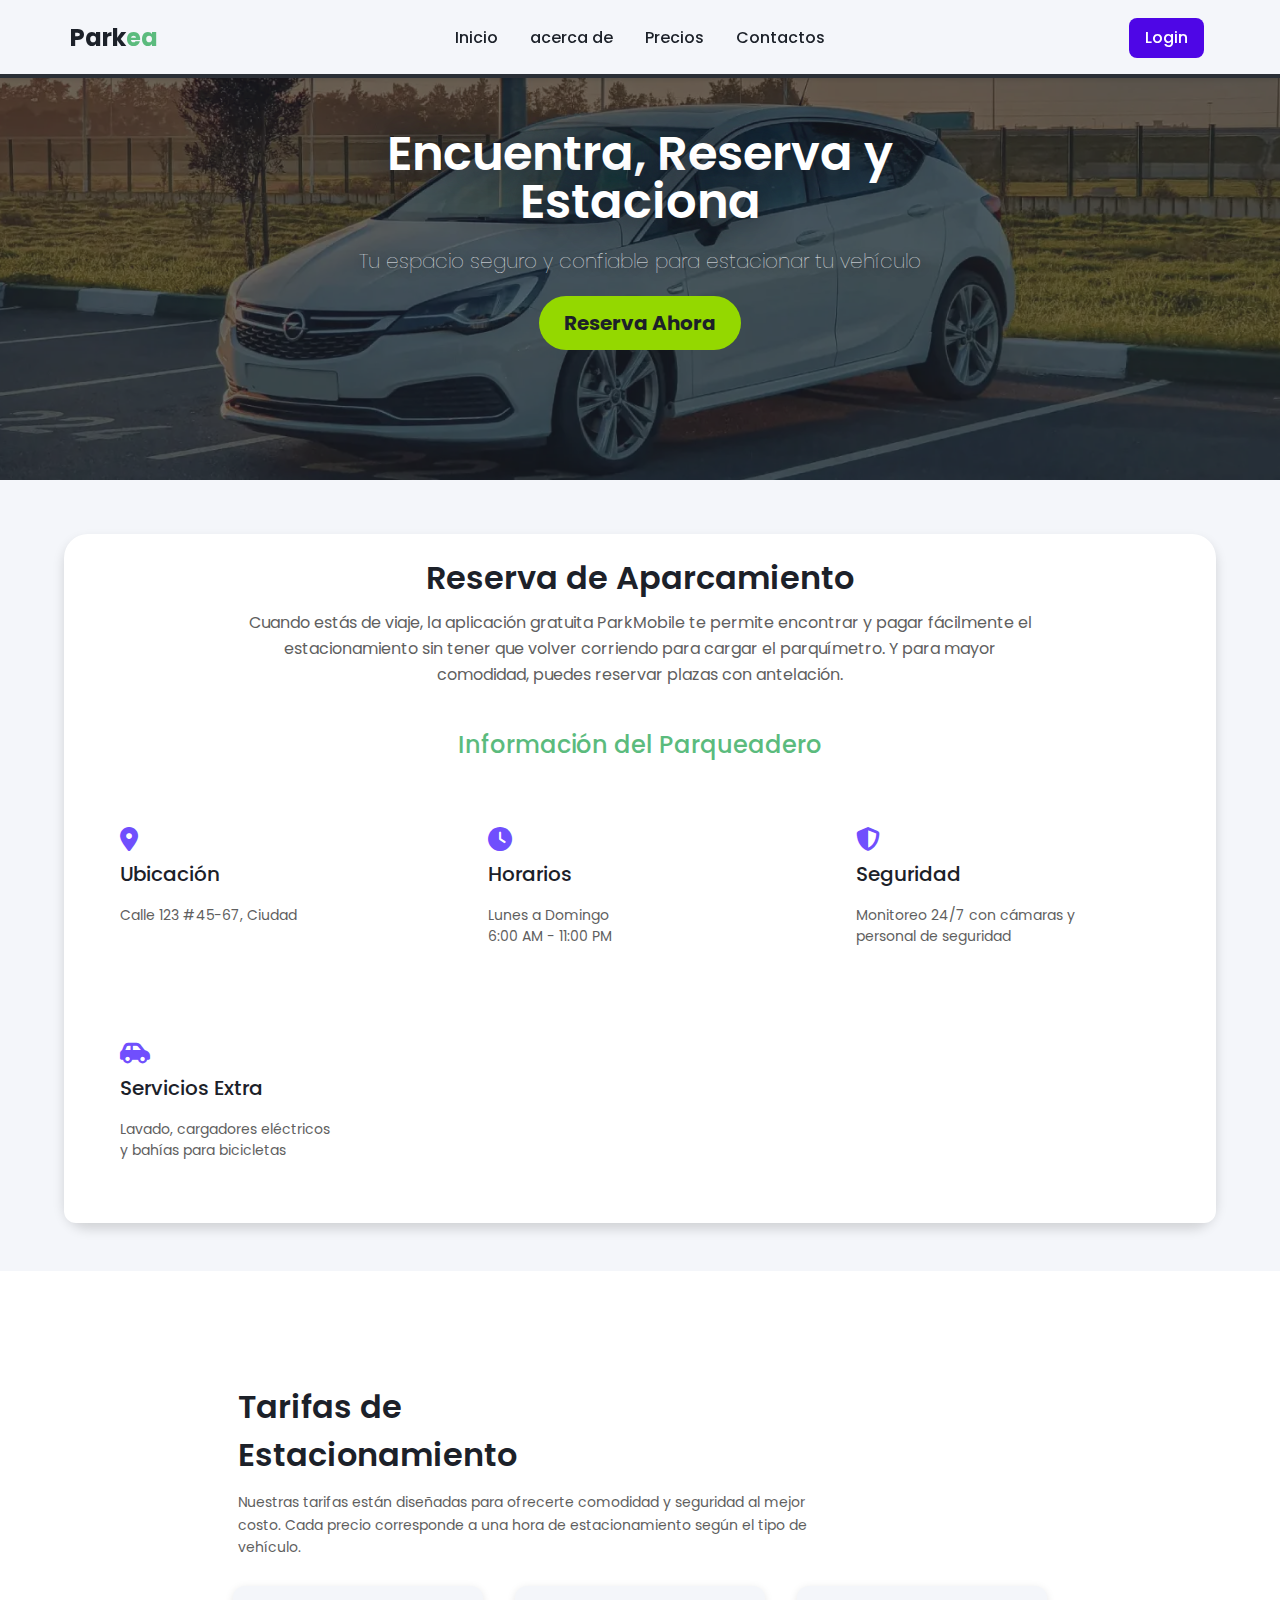
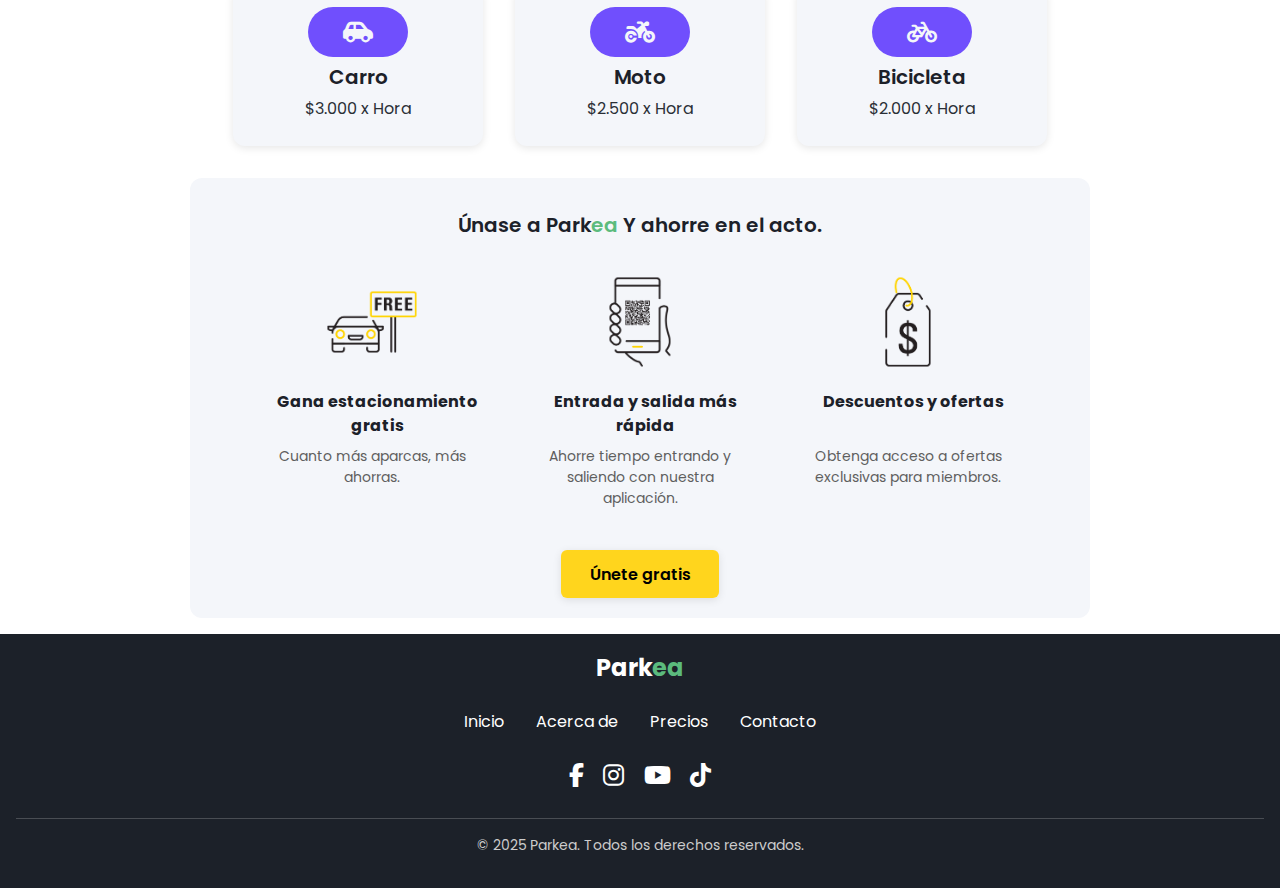
<file: frontend/parking_ui/index.html>
<!DOCTYPE html>
<html lang="en">

<head>
    <meta charset="UTF-8">
    <meta name="viewport" content="width=device-width, initial-scale=1.0">
    <title>Home</title>
    <link rel="stylesheet" href="css/layout.css">
    <link rel="stylesheet" href="css/styles.css">

    <!-- Font Awesome (agregar en <head>) -->
    <link rel="stylesheet" href="https://cdnjs.cloudflare.com/ajax/libs/font-awesome/6.4.0/css/all.min.css">

</head>

<body>

    <header>
        <div class="header-container">
            <!-- Logo -->
            <a href="index.html" class="logo">Park<span>ea</span></a>
            <!--<img src="assets/img/logo.png" alt="Logo Parking">-->

            <button class="menu-toggle" aria-label="Abrir menú">
                ☰
            </button>

            <!-- Navegación -->
            <nav class="nav-menu">
                <ul class="nav-list">
                    <li><a href="#inicio">Inicio</a></li>
                    <li><a href="#about">acerca de</a></li>
                    <li><a href="#precios">Precios</a></li>
                    <li><a href="#contacto">Contactos</a></li>
                </ul>

            </nav>
            <div class="btn-login-container">
                <a href="login.html" class="btn btn-login" style="color: #fff;">Login</a>
            </div>
        </div>
    </header>
    <main>

        <!-- Hero Section -->
        <section class="hero" id="inicio">
            <picture>
                <!-- Imagen para pantallas grandes (desktop) -->
                <source media="(min-width: 1024px)" srcset="img/hero_desktop.webp">
                <!-- Imagen para tablets -->
                <source media="(min-width: 600px)" srcset="img/hero_tablet.webp">
                <!-- Imagen por defecto (mobile) -->
                <img src="img/hero_mobile.webp" alt="Hero Parking" class="hero-img">
            </picture>

            <div class="hero-content">
                <h1>Encuentra, Reserva y Estaciona</h1>
                <p>Tu espacio seguro y confiable para estacionar tu vehículo</p>
                <a href="login.html" class="btn-hero">Reserva Ahora</a>
            </div>
        </section>

        <!-- Información Section -->
        <section class="info" id="about">
            <div class="container">
                <h2 class="info-title">Reserva de Aparcamiento</h2>
                <p class="info-description">
                    Cuando estás de viaje, la aplicación gratuita ParkMobile te permite encontrar y pagar fácilmente el
                    estacionamiento sin tener que volver corriendo para cargar el parquímetro. Y para mayor comodidad,
                    puedes reservar plazas con antelación.
                </p>


                <h3>Información del Parqueadero</h3>
                <!--clock, location, lock, thunder * ICON-->
                <div class="info-cards">
                    <div class="card">
                        <i class="fas fa-map-marker-alt"></i>
                        <h3>Ubicación</h3>
                        <p>Calle 123 #45-67, Ciudad</p>
                    </div>
                    <div class="card">
                        <i class="fas fa-clock"></i>
                        <h3>Horarios</h3>
                        <p>Lunes a Domingo<br>6:00 AM - 11:00 PM</p>
                    </div>
                    <div class="card">
                        <i class="fas fa-shield-alt"></i>
                        <h3>Seguridad</h3>
                        <p>Monitoreo 24/7 con cámaras y personal de seguridad</p>
                    </div>
                    <div class="card">
                        <i class="fas fa-car-side"></i>
                        <h3>Servicios Extra</h3>
                        <p>Lavado, cargadores eléctricos y bahías para bicicletas</p>
                    </div>
                </div>
            </div>
        </section>


        <section class="precios" id="precios">
            <div class="precios-container">
                <div class="precios-inner">
                    <h2 class="precios-title">Tarifas de Estacionamiento</h2>
                    <p class="precios-descripcion">
                        Nuestras tarifas están diseñadas para ofrecerte comodidad y seguridad al mejor costo.
                        Cada precio corresponde a una hora de estacionamiento según el tipo de vehículo.
                    </p>

                    <div class="precios-cards">
                        <!-- Carro -->
                        <div class="precios-card">
                            <i class="fas fa-car-side"></i>
                            <h3>Carro</h3>
                            <p class="precio">$3.000 x Hora</p>
                        </div>

                        <!-- Moto -->
                        <div class="precios-card">
                            <i class="fa-solid fa-motorcycle"></i>
                            <h3>Moto</h3>
                            <p class="precio">$2.500 x Hora</p>
                        </div>

                        <!-- Bicicleta -->
                        <div class="precios-card">
                            <i class="fa-solid fa-bicycle"></i>
                            <h3>Bicicleta</h3>
                            <p class="precio">$2.000 x Hora</p>
                        </div>
                    </div>

                    <!-- Franja de beneficios -->
                    <div class="precios-beneficios">
                        <h3>Únase a Park<span>ea</span> Y ahorre en el acto.</h3>

                        <div class="cards-beneficios">
                            <div class="beneficio">
                                <img src="img/free_car.svg" alt="Estacionamiento gratis">
                                <h4>Gana estacionamiento gratis</h4>
                                <p>Cuanto más aparcas, más ahorras.</p>
                            </div>

                            <div class="beneficio">
                                <img src="img/qr.svg" alt="Entrada rápida">
                                <h4>Entrada y salida más rápida</h4>
                                <p>Ahorre tiempo entrando y saliendo con nuestra aplicación.</p>
                            </div>

                            <div class="beneficio">
                                <img src="img/descuento_oferta.svg" alt="Descuentos">
                                <h4>Descuentos y ofertas</h4>
                                <p>Obtenga acceso a ofertas exclusivas para miembros.</p>
                            </div>
                        </div>

                        <a class="btn-join" href="register.html">Únete gratis</a>
                    </div>
                </div>
            </div>
        </section>

    </main>
    <footer>
        <div class="footer-container" id="contacto">
            <!-- Logo o Nombre -->
            <a href="#" class="footer-logo">Park<span>ea</span></a>

            <!-- Navegación rápida -->
            <ul class="footer-links">
                <li><a href="#inicio">Inicio</a></li>
                <li><a href="#about">Acerca de</a></li>
                <li><a href="#precio">Precios</a></li>
                <li><a href="#contacto">Contacto</a></li>
            </ul>

            <!-- Redes Sociales -->
            <div class="footer-social">
                <a href="#" aria-label="Facebook"><i class="fab fa-facebook-f"></i></a>
                <a href="#" aria-label="Instagram"><i class="fab fa-instagram"></i></a>
                <a href="#" aria-label="YouTube"><i class="fab fa-youtube"></i></a>
                <a href="#" aria-label="TikTok"><i class="fab fa-tiktok"></i></a>
            </div>
        </div>

        <!-- Derechos -->
        <div class="footer-bottom">
            <p>&copy; 2025 Parkea. Todos los derechos reservados.</p>
        </div>
    </footer>

    <script src="js/main.js"></script>
</body>

</html>
</file>
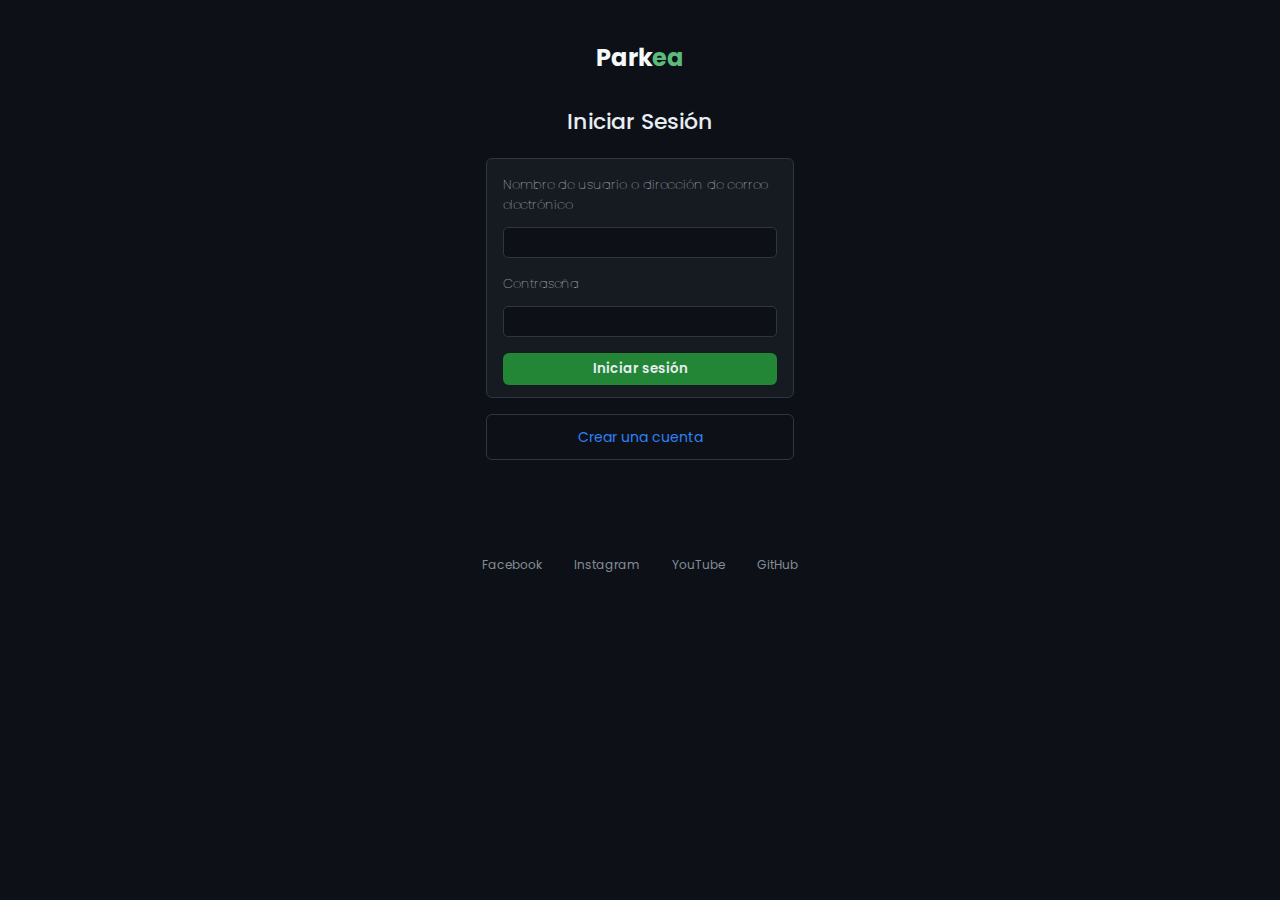
<file: frontend/parking_ui/login.html>
<!DOCTYPE html>
<html lang="en">
<head>
    <meta charset="UTF-8">
    <meta name="viewport" content="width=device-width, initial-scale=1.0">
    <title>Login</title>
    <link rel="stylesheet" href="css/login.css">
</head>
<body>
    <header>
        <div class="container-logo">
            <a href="/" class="logo">Park<span>ea</span></a>
        </div>    
    </header>
   
    <main>
        <div class="auth-form">
            <div class="box">
                <div class="iniciar-sesion">
                    <h1>Iniciar Sesión</h1>
                </div> 

                <div class="inputBox">
                    <form id="loginForm">
                        <h6>Nombre de usuario o dirección de correo electrónico</h6>
                        <input type="text" id="email" placeholder="" autocomplete="off" required>

                        <h6>Contraseña</h6>
                        <input type="password" id="clave" placeholder="" required>

                        <button type="submit">Iniciar sesión</button>
                    </form>
                </div>

                <!-- Mensajes -->
                <div id="mensajeExito" style="color: green; margin-top: 10px;"></div>
                <div id="mensajeError" style="color: red; margin-top: 10px;"></div>

                <div class="container-register">
                    <a href="register.html">Crear una cuenta</a>
                </div>
            </div>
        </div>   
    </main>

    <footer>
        <div class="container-footer">
            <ul>
                <li><a href="">Facebook</a></li>
                <li><a href="">Instagram</a></li>
                <li><a href="">YouTube</a></li>
                <li><a href="">GitHub</a></li>
            </ul>
        </div>
    </footer>

    <!-- Script para conexión con la API -->
    <script src="js/login.js"></script>
</body>
</html>
</file>
<file: frontend/parking_ui/css/layout.css>
/* ==============================
   Google Fonts
============================== */
@import url('https://fonts.googleapis.com/css2?family=Poppins:wght@200;300;400;500;600;700&display=swap');

/* ==============================
   VARIABLES DE COLOR
============================== */
:root {
  /* Principales */
  --btn: #A4FF07;
  --btn-hover: #94d800;
  --btn-other: #4E06E6;
  --btn-other-hover: #704ffd;

  --bg: #f4f6fa;
  /*#ECEEF0;*/
  --bg-alt: #ffffff;
  --text-primary: #1C2129;
  --text-secondary: #5F5F5F;
  --accent: #5BBB7D;
  --accent-hover: #4FA56E;
  --border: #D3D6DA;
  --shadow: rgba(0, 0, 0, 0.08);

  /* Estados */
  --success: #28a745;
  --warning: #ffc107;
  --error: #dc3545;
  --info: #17a2b8;

  /* Dark mode */
  --bg-dark: #1C2129;
  --bg-alt-dark: #2A2F36;
  --text-primary-dark: #ECEEF0;
  --text-secondary-dark: #C1C1C1;
  --accent-dark: #7CDFA6;
  --btn-dark: #9EE606;
  --btn-hover-dark: #89C904;

  /* Tipografía */
  --font-size-base: 16px;
  --font-size-sm: 0.875rem;
  /* 14px */
  --font-size-md: 1rem;
  /* 16px */
  --font-size-lg: 1.25rem;
  /* 20px */
  --font-size-xl: 1.5rem;
  /* 24px */
  --font-size-2xl: 2rem;
  /* 32px */
  --font-size-3xl: 2.5rem;
  /* 40px */
  --font-size-4xl: 3rem;
  /* 48px */

  --font-weight-normal: 400;
  --font-weight-medium: 500;
  --font-weight-semibold: 600;
  --font-weight-bold: 700;

  --line-height-normal: 1.5;
  --line-height-tight: 1.2;
  --line-height-loose: 1.6;
}


/* ==============================
   Dark Mode
============================== */
.dark {
  --bg: var(--bg-dark);
  --bg-alt: var(--bg-alt-dark);
  --text-primary: var(--text-primary-dark);
  --text-secondary: var(--text-secondary-dark);
  --btn: var(--btn-dark);
  --btn-hover: var(--btn-hover-dark);
  --accent: var(--accent-dark);
}

/* ==============================
   RESET
============================== */
* {
  margin: 0;
  padding: 0;
  box-sizing: border-box;
}

/* ==============================
   BASE
============================== */
body,
html {
  height: 100%;
  font-family: 'Poppins', sans-serif;
  font-size: var(--font-size-base);
  background-color: var(--bg);
  color: var(--text-primary);
  line-height: var(--line-height-normal);
  scroll-behavior: smooth;
}

body {
  display: flex;
  flex-direction: column;
  min-height: 100vh;
}

h1 {
  font-size: var(--font-size-3xl);
  font-weight: var(--font-weight-bold);
  line-height: var(--line-height-tight);
}

h2 {
  font-size: var(--font-size-2xl);
  font-weight: var(--font-weight-semibold);
}

h3 {
  font-size: var(--font-size-xl);
  font-weight: var(--font-weight-semibold);
}

h1,
h2,
h3,
p {
  margin-bottom: 1rem;
}

p {
  font-size: var(--font-size-md);
  font-weight: var(--font-weight-normal);
  color: var(--text-secondary);
}

a {
  text-decoration: none;
  color: inherit;
  transition: color 0.2s ease;
}

ul {
  list-style: none;
}

/* ==============================
   BOTONES
============================== */
.btn {
  display: inline-block;
  background: var(--btn);
  color: #fff;
  padding: 0.5rem 1rem;
  border: none;
  border-radius: 0.5rem;
  font-size: var(--font-size-md);
  font-weight: var(--font-weight-medium);
  cursor: pointer;
  transition: background-color 0.25s ease, color 0.25s ease, box-shadow 0.25s ease;
  text-align: center;
}

.btn:hover {
  background: var(--btn-hover);
}

.btn-login-container {
  display: flex;
  justify-content: center;
  width: 100px;
  text-align: center;
}

.btn-login {
  background: var(--btn-other);
  color: #fff;
}

.btn-login:hover {
  background: var(--btn-other-hover);
}

/* Dark mode botones */
.dark .btn {
  background: var(--btn);
  color: var(--bg);
}

.dark .btn:hover {
  background: var(--btn-hover);
}

/* ==============================
   HEADER / NAVBAR
============================== */
header {
  position: fixed;
  top: 0;
  left: 0;
  width: 100%;
  height: 78px;
  padding: 1rem 2rem;
  background: var(--bg);
  z-index: 1000;
  box-shadow: 0 2px 4px var(--shadow);
  border-bottom: var(--bg-alt-dark) 0.3rem solid;
}

/* ==============================
  FOOTER
============================== */
footer {
  text-align: center;
  color: var(--text-secondary);
  background: var(--bg-dark);
  padding: 1rem;
}
</file>
<file: frontend/parking_ui/css/styles.css>
.header-container {
  display: flex;
  justify-content: space-between;
  align-items: center;
  max-width: 1400px;
  margin: 0 auto;
  padding: 0.1rem 2rem;
}

/* Logo */
.logo {
  font-size: var(--font-size-xl);
  font-weight: var(--font-weight-bold);
  color: var(--text-primary);
  width: 100px;
  text-align: center;
}

.logo span {
  color: var(--accent);
}

.logo img {
  height: 40px;
  width: auto;
  display: block;
}

/* Navegación */
.nav-menu {
  flex: 1;
  display: flex;
  justify-content: center;
  align-items: center;
  gap: 2rem;
  margin: 0 auto;
}

.nav-list {
  display: flex;
  gap: 2rem;
  align-items: center;
  justify-content: center;
}

.nav-list a {
  font-size: var(--font-size-md);
  font-weight: var(--font-weight-medium);
  color: var(--text-primary);
}

.nav-list a:hover {
  color: var(--accent);
}

/* Botón hamburguesa */
.menu-toggle {
  display: none;
  font-size: 2rem;
  background: none;
  border: none;
  cursor: pointer;
  z-index: 1100;
}

/* ==============================
   MAIN
============================== */
main {
  flex: 1;
  display: flex;
  flex-direction: column;
  justify-content: flex-start;
  align-items: stretch;
}

/* ============================= */
/* HERO SECTION */
/* ============================= */
.hero {
  position: relative;
  width: 100%;
  height: 480px;
  display: flex;
  align-items: center;
  justify-content: center;
  text-align: center;
  color: var(--bg-alt);
  overflow: hidden;
}

.hero::after {
  content: "";
  position: absolute;
  top: 0;
  left: 0;
  width: 100%;
  height: 100%;
  background: rgba(28, 33, 41, 0.65);
}

/* Imagen hero como fondo visual */
.hero picture,
.hero-img {
  position: absolute;
  top: 0;
  left: 0;
  width: 100%;
  height: 100%;
  object-fit: cover;
}

.hero-content {
  position: relative;
  z-index: 1;
  max-width: 800px;
  padding: 20px;
}


.hero h1 {
  font-size: var(--font-size-4xl);
  margin-bottom: 20px;
  text-shadow: 1px 1px 30px var(--bg-dark);
  font-weight: var(--font-weight-semibold);
  padding: 0 4rem;
  line-height: 3rem;
}

.hero p {
  font-size: var(--font-size-lg);
  margin-bottom: 20px;
  color: var(--bg);
  text-shadow: 1px 1px 10px var(--bg-dark);
  font-weight: lighter;
}

.btn-hero {
  display: inline-block;
  background: var(--btn-hover);
  color: #1C2129;
  font-weight: bold;
  padding: 12px 25px;
  border-radius: 30px;
  transition: 0.3s ease-in-out;
  text-decoration: none;
  font-size: var(--font-size-lg);
}

.btn-hero:hover {
  background: var(--btn);
  transform: scale(1.05);
  color: #1C2129;
}

/* INFO */
.info {
  width: 100%;
  padding: 3.4rem 4rem 3rem 4rem;
  background: var(--bg);
  text-align: center;
  display: block;
}

.info .container {
  box-shadow: 0 6px 12px rgba(0, 0, 0, 0.15);
  border-radius: 1.5rem;
  background: var(--bg-alt);
  padding-top: 20px;
}

.info-title {
  font-size: var(--font-size-2xl);
  font-weight: var(--font-weight-semibold);
  margin-bottom: 0.5rem;
  color: var(--text-primary);
}

.info-description {
  max-width: 800px;
  margin: 0 auto 2.5rem auto;
  font-size: var(--font-size-md);
  color: var(--text-secondary);
  line-height: var(--line-height-loose);
}

.info h3 {
  font-size: var(--font-size-xl);
  font-weight: var(--font-weight-medium);
  color: var(--accent);
}

/* Grid de cards */
.info-cards {
  display: grid;
  grid-template-columns: repeat(auto-fit, minmax(250px, 1fr));
  gap: 2rem;
  max-width: 1200px;
  margin: 0 auto;
  background: var(--bg-alt);
  padding: 1.5rem 2.5rem;
  border-radius: 0.75rem;
}

/* Card individual */
.card {
  background: var(--bg-alt);
  border-radius: 0.75rem;
  padding: 1.5rem 1rem;
  transition: transform 0.2s ease, box-shadow 0.2s ease;
  text-align: left;
}

.card h3 {
  font-size: var(--font-size-lg);
  margin-bottom: 1rem;
  color: var(--text-primary);
}

.card p {
  width: 220px;
  height: 40px;
  font-size: var(--font-size-sm);
  color: var(--text-secondary);
  line-height: var(--line-height-normal);
}

.card i {
  color: var(--btn-other-hover);
  font-size: var(--font-size-xl);
  margin-bottom: 0.5rem;
}

/* ============================= */
/* PRECIOS SECTION               */
/* ============================= */
.precios {
  padding: 5rem 1.5rem 1rem;
  background: var(--bg-alt);
  text-align: center;
}

.precios-container {
  max-width: 1200px;
  margin: 0 auto;
  padding: 0 1.5rem;
}

.precios-inner {
  margin: 0 auto;
  max-width: 900px;
  display: flex;
  flex-direction: column;
  align-items: stretch;
}

.precios-title {
  font-size: var(--font-size-2xl);
  font-weight: var(--font-weight-semibold);
  color: var(--text-primary);
  text-align: left;
  margin: 2rem 0 0.75rem 0;
  max-width: 100%;
  padding: 0 26rem 0 3rem;
}

.precios-descripcion {
  font-size: var(--font-size-sm);
  color: var(--text-secondary);
  max-width: 100%;
  margin: 0 0 2.5rem 0rem;
  line-height: var(--line-height-loose);
  text-align: left;
  margin: 0 0 1.75rem 0;
  padding: 0 17rem 0 3rem;
}

/* Cards de precios */
.precios-cards {
  display: flex;
  justify-content: center;
  gap: 2rem;
  flex-wrap: wrap;
  text-align: center;
}

.precios-card {
  background: #f4f6fa;
  border-radius: 12px;
  padding: 1rem;
  height: 160px;
  width: 250px;
  box-shadow: 0 2px 8px rgba(0, 0, 0, 0.1);
  transition: transform 0.3s ease;
}

.precios-card:hover {
  transform: translateY(-5px);
}

.precios-card i {
  display: flex;
  align-items: center;
  justify-content: center;
  color: var(--bg);
  width: 100px;
  height: 50px;
  margin: 0 auto 1rem auto;
  font-size: var(--font-size-xl);
  margin-bottom: 5px;
  margin-top: 5px;
  text-align: center;
  background: var(--btn-other-hover);
  border-radius: 25px;
}

.precios-card h3 {
  font-size: var(--font-size-lg);
  margin-bottom: 5px;
}

.precios-card p {
  margin-bottom: 5px;
}

.precio {
  font-size: var(--font-size-md);
  font-weight: var(--font-weight-normal);
  color: var(--bg-alt-dark);
}

/* Beneficios */
.precios-beneficios {
  background: var(--bg);
  border-radius: 12px;
  padding: 2rem;
  margin-top: 2rem;
}

.precios-beneficios h3 {
  font-size: var(--font-size-lg);
  margin-bottom: 2rem;
}

.precios-beneficios span {
  color: var(--accent);
}


.cards-beneficios {
  display: flex;
  justify-content: center;
  gap: 3rem;
  margin-bottom: 2rem;
  flex-wrap: wrap;
}

.beneficio {
  max-width: 220px;
  text-align: center;
  padding: 5px;
}

.beneficio img {
  width: 90px;
  margin-bottom: 1rem;
}

.beneficio h4 {
  font-size: var(--font-size-md);
  font-weight: 700;
  margin-bottom: 0.5rem;
  width: 220px;
  height: 48px;
  display: flex;
  justify-content: center;
}

.beneficio p {
  font-size: var(--font-size-sm);
  color: var(--text-secondary);
}

/* Botón */
.btn-join {
  background: #ffd51d;
  color: #000;
  font-weight: 600;
  padding: 0.8rem 1.8rem;
  border: none;
  border-radius: 6px;
  cursor: pointer;
  box-shadow: 0 2px 8px rgba(0, 0, 0, 0.1);
  transition: all ease .50s;
}

.btn-join:hover {
  background: #ffe11f;
  transform: scale(1.05);
}


.footer-container {
  max-width: 1200px;
  margin: 0 auto;
  display: flex;
  flex-direction: column;
  align-items: center;
  gap: 1.5rem;
  text-align: center;
}

/* Logo */
.footer-logo {
  font-size: var(--font-size-xl);
  font-weight: var(--font-weight-bold);
  color: #fff;
  text-decoration: none;
}

.footer-logo span {
  color: var(--accent);
}

/* Links */
.footer-links {
  list-style: none;
  display: flex;
  gap: 2rem;
  padding: 0;
  margin: 0;
}

.footer-links a {
  font-size: var(--font-size-md);
  color: #fff;
  text-decoration: none;
}

.footer-links a:hover {
  color: var(--accent);
}

/* Redes sociales */
.footer-social {
  display: flex;
  gap: 1.2rem;
}

.footer-social a {
  font-size: var(--font-size-xl);
  color: #fff;
  transition: color 0.3s ease;
}

.footer-social a:hover {
  color: var(--accent);
}

/* Parte inferior */
.footer-bottom {
  margin-top: 1.5rem;
  border-top: 1px solid rgba(255, 255, 255, 0.2);
  padding-top: 1rem;
}

.footer-bottom p {
  font-size: var(--font-size-sm);
  color: #ccc;
}

/* ============================= */
/* Responsive HEADER             */
/* ============================= */
/* Tablets */
@media (max-width: 1024px) {
  header {
    height: 70px;
    padding: 0.8rem 1.5rem;
  }

  .logo {
    font-size: var(--font-size-lg);
    /* 20px */
  }

  .nav-list a {
    font-size: var(--font-size-sm);
    /* 14px */
  }

  .btn-login {
    font-size: var(--font-size-sm);
    /* 14px */
    padding: 6px 14px;
    margin: 0 27px;
  }
}

/* Móviles */
@media (max-width: 768px) {
  .menu-toggle {
    display: block;
    font-size: var(--font-size-xl);
    /* 24px */
  }

  .nav-menu {
    position: fixed;
    top: 70px;
    left: -250px;
    width: 180px;
    height: 100vh;
    background: var(--bg-alt);
    flex-direction: column;
    justify-content: flex-start;
    align-items: flex-start;
    gap: 1.5rem;
    padding: 1.5rem 2rem;
    transition: left 0.3s ease-in-out;

  }

  .nav-menu.active {
    left: 0;
  }

  .nav-list {
    flex-direction: column;
    align-items: flex-start;
    gap: 1.5rem;
  }

  .nav-list a {
    font-size: var(--font-size-md);
    /* 16px */
    width: 100%;
  }

  .btn-login {
    font-size: var(--font-size-sm);
    /* 14px */
    padding: 6px 12px;
    margin: 0 14px;
  }
}

/* ============================= */
/* Responsive HERO */
/* ============================= */

/* Tablets */
@media (max-width: 1024px) {
  .hero {
    height: 360px;
  }

  .hero h1 {
    font-size: var(--font-size-2xl);
    /* 2.5rem ≈ 40px */
  }

  .hero p {
    font-size: var(--font-size-md);
    /* 1rem ≈ 16px */
  }

  .btn-hero {
    padding: 10px 22px;
    font-size: var(--font-size-md);
    /* 0.875rem ≈ 14px */
  }
}

/* Móviles */
@media (max-width: 768px) {
  .hero {
    height: 300px;
    padding: 12px;
  }

  .hero-content {
    padding: 10px;
  }

  .hero h1 {
    font-size: var(--font-size-xl);
    /* 2rem ≈ 32px */
  }

  .hero p {
    font-size: var(--font-size-sm);
    /* 0.875rem ≈ 14px */
  }

  .btn-hero {
    padding: 8px 18px;
    font-size: var(--font-size-sm);
    /* consistente en mobile */
  }
}

/* ============================= */
/* Responsive INFO */
/* ============================= */

/* Tablet (≤1024px) */
@media (max-width: 1024px) {
  .info {
    padding: 2.5rem 2rem;
  }

  .info-title {
    font-size: var(--font-size-2xl);
    /* bajar un nivel */
  }

  .info-description {
    font-size: var(--font-size-sm);
    padding: 0 1rem;
    line-height: var(--line-height-normal);
  }

  .info h3 {
    font-size: var(--font-size-xl);
  }

  .info-cards {
    grid-template-columns: repeat(2, 1fr);
    gap: 1.5rem;
  }

  .card {
    /*text-align: center;*/
  }

  .card i {
    font-size: var(--font-size-lg);
    margin-bottom: 0.8rem;
  }

  .card h3 {
    font-size: var(--font-size-md);
  }

  .card p {
    font-size: var(--font-size-sm);
  }
}

/* Mobile (≤768px) */
@media (max-width: 768px) {
  .info {
    padding: 2rem 1rem;
  }

  .info-title {
    font-size: var(--font-size-xl);
  }

  .info-description {
    font-size: var(--font-size-sm);
    margin-bottom: 2rem;
    padding: 0 1.3rem;
    text-align: left;
  }

  .info h3 {
    font-size: var(--font-size-lg);
  }

  .info-cards {
    grid-template-columns: 1fr;
    /* 1 columna en móvil */
    gap: 1.2rem;
    padding: 0 1rem 1.5rem;
    display: inline-block;
  }

  .card {
    text-align: center;
    padding: 1rem;
  }

  .card i {
    font-size: var(--font-size-xl);
    /* íconos más grandes para mobile */
    margin-bottom: 0.5rem;
  }

  .card h3 {
    font-size: var(--font-size-md);
  }

  .card p {
    font-size: var(--font-size-sm);
    /*padding: 0 4rem;*/
    line-height: 1rem;
  }

  .beneficio {
    max-width: 180px;
  }
  .cards-beneficios {
    gap: 1rem;
  }

  .beneficio img {
    width: 70px;
    margin-bottom: 5px;
  }

  .beneficio h4 {
    font-size: var(--font-size-sm);
    height: 45px;
    width: 170px;
  }
}

/* ============================= */
/* Responsive Precios */
/* ============================= */
@media (max-width: 1024px) {
  .precios-container {
    padding: 0 1rem;
  }

  .precios-inner {
    max-width: 720px;
  }

  .precios-title {
    font-size: var(--font-size-xl);
    padding: 0 30rem 0 2rem;
  }

  .precios-descripcion {
    font-size: var(--font-size-sm);
    padding: 0 6rem 0 2rem;
  }

  .precios-card {
    width: 200px;
    height: 140px;
  }

  .precios-card i {
    width: 80px;
    height: 40px;
    font-size: var(--font-size-lg);
  }

}

/* Responsive precios */
@media (max-width: 768px) {
  .precios {
    padding: 3rem 1rem 1rem;
  }

  .precios-inner {
    max-width: 100%;
    padding: 0 0.5rem;
  }

  .precios-title,
  .precios-descripcion {
    text-align: center;
    /* opcional: en móvil se ven mejor centrados */
    margin-left: auto;
    margin-right: auto;
    padding: 0;
  }

  .precios-cards {
    flex-direction: column;
    align-items: center;
    gap: 1.2rem;
  }

  .precios-card {
    width: 90%;
    max-width: 320px;
    height: auto;
    padding: 1.25rem;
  }

  .precios-card i {
    width: 70px;
    height: 36px;
    font-size: var(--font-size-lg);
  }
}

/* ============================= */
/* Responsive Footer */
/* ============================= */
@media (max-width: 768px) {
  .footer-links {
    flex-direction: column;
    gap: 1rem;
  }

  .footer-social {
    justify-content: center;
  }

  .footer-links a {
    font-size: var(--font-size-sm);
    font-weight: var(--font-weight-normal);
  }
}
</file>
<file: frontend/parking_ui/css/login.css>
/* ==============================
   Google Fonts
============================== */
@import url('https://fonts.googleapis.com/css2?family=Poppins:wght@200;300;400;500;600;700&display=swap');

* {
    margin: 0;
    padding: 0;
    box-sizing: border-box;
    font-family: 'Poppins', sans-serif;
    text-decoration: none;
}

body {
    background: #0D1117;
}

header {
    width: 100%;
    height: 105px;
    padding: 32px 0px 23px; 
}

.container-logo {
    position: relative;
    width: 100%;
    height: 50px;
    display: grid;
    justify-content: center;
    align-items: center;
}
.container-logo .logo {
    text-align: center;
    width: 100px;
}


.logo span {
  color: #5BBB7D;
}

.logo {
  font-size:  1.5rem;;
  font-weight: 700;
  color: #F5F9F9;
}


main {
    width: 100%;
    height: 366px;
    display: block;
}

main .auth-form {
    width: 340px;
    height: 366px;
    padding: 0px 16px;
    margin:  0px auto;
}

.iniciar-sesion {
    width: 100%;
    height: 37px;
    margin-bottom: 16px;
}

.iniciar-sesion h1{
    font-weight: 500;
}

h1 {
    color: #E6EDF3;
    font-weight: lighter;
    
    font-size: 22px;
    text-align: center;
}

.inputBox {
    width: 308px;
    height: 240px;
    background:#161B22;
    border-radius: 6px;
    margin: 16px 0px 0px;
    padding: 16px;
    font-size: 14px;
    border: 1px solid #30363D;
}



.inputBox h6{
    color: #E6EDF3;
    font-size: 13px;
    font-weight: 100;
    margin: 0px 0px 8px;
}


.inputBox input {
    background-color: #0D1117;
    padding: 5px 12px;
    margin: 4px 0px 16px;
    border: 1px solid #30363D;
    outline: none;
    width: 100%;
    height: 31px;
    border-radius: 5px;
    color: #E6EDF3;
}

.inputBox input:focus {
    border: 2px solid #2F81F7;
}



button {
    background-color: #238636;
    outline: none;
    border: none;
    color: #E6EDF3;
    border-radius: 6px;
    width: 100%;
    height: 32px;
    padding: 5px 16px;
    margin: 0px 0px 0px;
    cursor: pointer;
    font-weight: 600;
}

button:hover {
    background-color: #2EA043;
}


.container-register {
    background: #0D1117;
    width: 100%;
    height: 46px;
    padding: 16px;
    margin: 16px 0px 0px;
    text-align: center;
    border-radius: 6px;
    border: 1px solid #30363D;
    display: flex;
    justify-content: center;
    align-items: center;
}

.container-register a{
    color: #2f81f7;
    text-decoration: none;
    font-size: 14px;   
}
.container-register a:hover {
    text-decoration: underline ;
}

.container-footer {
    height: 18px;
    width: auto;
    padding: 40px 16px;
    margin: 40px 19px 0px;

}

.container-footer ul {
    width: auto;
    display: flex;
    justify-content: center;
    list-style: none;
    gap: 2rem;
    background: transparent;
}

.container-footer ul a{
    text-decoration: none;
    color: #848d97;
    font-size: 12px;
}

.container-footer ul a:hover {
    color: #2f81f7;
    text-decoration: underline ;
}
</file>
